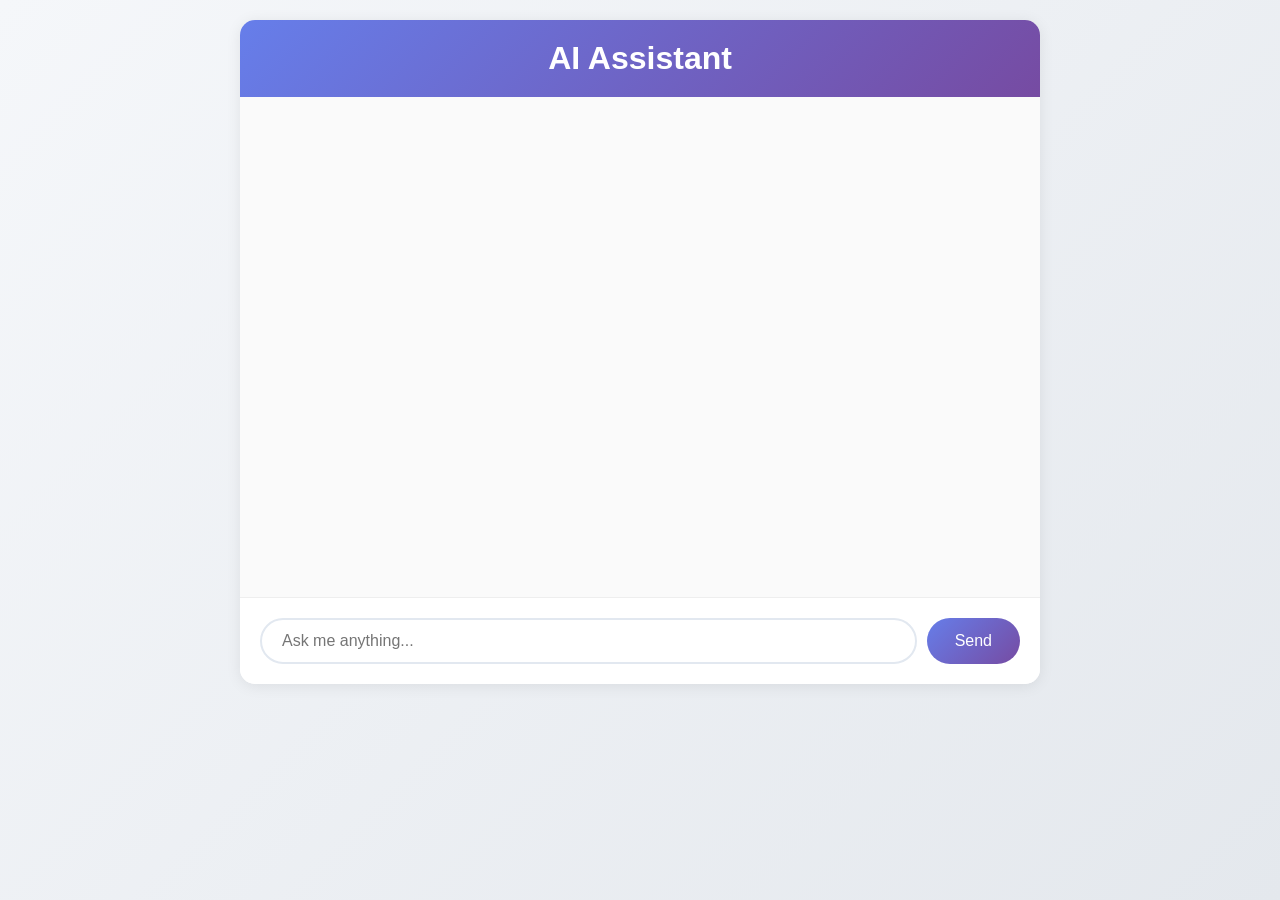
<file: ai-chatbot.html>
<!DOCTYPE html>
<html lang="en">
  <head>
    <meta charset="UTF-8" />
    <meta name="viewport" content="width=device-width, initial-scale=1.0" />
    <title>AI Assistant</title>
    <style>
      * {
        margin: 0;
        padding: 0;
        box-sizing: border-box;
        font-family: "Segoe UI", Tahoma, Geneva, Verdana, sans-serif;
      }

      body {
        background: linear-gradient(135deg, #f5f7fa 0%, #e4e8ed 100%);
        padding: 20px;
        min-height: 100vh;
      }

      .container {
        max-width: 800px;
        margin: 0 auto;
        background: white;
        border-radius: 15px;
        box-shadow: 0 2px 15px rgba(0, 0, 0, 0.08);
        overflow: hidden;
      }

      .chat-header {
        background: linear-gradient(135deg, #667eea 0%, #764ba2 100%);
        color: white;
        padding: 20px;
        text-align: center;
      }

      .chat-messages {
        height: 500px;
        overflow-y: auto;
        padding: 20px;
        background: #fafafa;
      }

      .message {
        margin-bottom: 15px;
        display: flex;
        align-items: flex-start;
      }

      .message.user {
        flex-direction: row-reverse;
      }

      .message-content {
        max-width: 70%;
        padding: 12px 16px;
        border-radius: 15px;
        margin: 0 10px;
        box-shadow: 0 1px 3px rgba(0, 0, 0, 0.1);
      }

      .bot .message-content {
        background: #f0f4ff;
        color: #2d3748;
      }

      .user .message-content {
        background: linear-gradient(135deg, #667eea 0%, #764ba2 100%);
        color: white;
      }

      .message-content strong {
        font-weight: 600;
      }

      .message-content em {
        font-style: italic;
      }

      .message-content ul,
      .message-content ol {
        margin-left: 20px;
        margin-top: 8px;
        margin-bottom: 8px;
      }

      .message-content li {
        margin-bottom: 4px;
      }

      .message-content p {
        margin-bottom: 8px;
        line-height: 1.5;
      }

      .message-content h1,
      .message-content h2,
      .message-content h3 {
        margin-top: 12px;
        margin-bottom: 8px;
        font-weight: 600;
      }

      .avatar {
        width: 35px;
        height: 35px;
        border-radius: 50%;
        display: flex;
        align-items: center;
        justify-content: center;
        font-weight: bold;
      }

      .bot .avatar {
        background: #667eea;
        color: white;
      }

      .user .avatar {
        background: #764ba2;
        color: white;
      }

      .input-area {
        padding: 20px;
        border-top: 1px solid #eee;
        display: flex;
        gap: 10px;
        background: white;
      }

      #userInput {
        flex: 1;
        padding: 12px 20px;
        border: 2px solid #e2e8f0;
        border-radius: 25px;
        outline: none;
        font-size: 16px;
        transition: border-color 0.3s;
      }

      #userInput:focus {
        border-color: #667eea;
      }

      #sendButton {
        padding: 12px 28px;
        background: linear-gradient(135deg, #667eea 0%, #764ba2 100%);
        color: white;
        border: none;
        border-radius: 25px;
        cursor: pointer;
        font-size: 16px;
        transition: opacity 0.3s;
      }

      #sendButton:hover {
        opacity: 0.9;
      }

      .loading {
        display: inline-block;
        margin-left: 10px;
      }

      .loading span {
        display: inline-block;
        width: 8px;
        height: 8px;
        background: #667eea;
        border-radius: 50%;
        margin: 0 2px;
        animation: loading 1s infinite;
      }

      .loading span:nth-child(2) {
        animation-delay: 0.2s;
        background: #7178ea;
      }

      .loading span:nth-child(3) {
        animation-delay: 0.4s;
        background: #764ba2;
      }

      @keyframes loading {
        0%,
        100% {
          transform: translateY(0);
        }
        50% {
          transform: translateY(-10px);
        }
      }

      @media (max-width: 600px) {
        .container {
          margin: 0;
          border-radius: 0;
        }

        body {
          padding: 0;
        }
      }
    </style>
  </head>
  <body>
    <div class="container">
      <div class="chat-header">
        <h1>AI Assistant</h1>
      </div>
      <div class="chat-messages" id="chatMessages">
        <!-- Messages will be added here -->
      </div>
      <div class="input-area">
        <input type="text" id="userInput" placeholder="Ask me anything..." />
        <button id="sendButton">Send</button>
      </div>
    </div>

    <script type="importmap">
      {
        "imports": {
          "@google/generative-ai": "https://esm.run/@google/generative-ai"
        }
      }
    </script>

    <script type="module">
      import { GoogleGenerativeAI } from "@google/generative-ai";

      const API_KEY = "AIzaSyBb7ivehc3naFWbhu7F6cGrQnNqLl-pHzo";
      const genAI = new GoogleGenerativeAI(API_KEY);

      const chatMessages = document.getElementById("chatMessages");
      const userInput = document.getElementById("userInput");
      const sendButton = document.getElementById("sendButton");

      const initialContext = `You are a helpful AI assistant. Your goal is to provide informative, accurate, and helpful responses to any questions or topics the user brings up. Be friendly, professional, and thorough in your explanations.

      When responding:
      1. Be clear and concise
      2. Use examples when helpful
      3. Break down complex topics
      4. Provide relevant context
      5. Be honest about limitations
      
      Format responses using markdown:
      - Use ** for bold text
      - Use * for italic text
      - Use - or * for bullet points
      - Use numbers for ordered lists
      - Use # for headers`;

      let conversationHistory = [
        {
          role: "assistant",
          content:
            "**Hello!** I'm your AI assistant. I'm here to help answer any questions you might have. What would you like to know about?",
        },
      ];

      function markdownToHtml(text) {
        text = text.replace(/\*\*(.*?)\*\*/g, "<strong>$1</strong>");
        text = text.replace(/\*(.*?)\*/g, "<em>$1</em>");
        text = text.replace(/###\s*(.*?)\n/g, "<h3>$1</h3>");
        text = text.replace(/##\s*(.*?)\n/g, "<h2>$1</h2>");
        text = text.replace(/#\s*(.*?)\n/g, "<h1>$1</h1>");
        text = text.replace(/^\s*[-*]\s*(.*?)$/gm, "<li>$1</li>");
        text = text.replace(/(<li>.*?<\/li>\n?)+/g, "<ul>$&</ul>");
        text = text.replace(/^\s*\d+\.\s*(.*?)$/gm, "<li>$1</li>");
        text = text.replace(/(<li>.*?<\/li>\n?)+/g, "<ol>$&</ol>");
        text = text.replace(/\n\n/g, "</p><p>");
        text = text.replace(/^(.+?)$/gm, "<p>$1</p>");
        text = text.replace(/<\/p><p><p>/g, "<p>");
        text = text.replace(/<\/p><\/p>/g, "</p>");
        return text;
      }

      function addMessage(content, isUser = false) {
        const messageDiv = document.createElement("div");
        messageDiv.className = `message ${isUser ? "user" : "bot"}`;

        const avatar = document.createElement("div");
        avatar.className = "avatar";
        avatar.textContent = isUser ? "U" : "A";

        const messageContent = document.createElement("div");
        messageContent.className = "message-content";

        if (isUser) {
          messageContent.textContent = content;
        } else {
          messageContent.innerHTML = markdownToHtml(content);
        }

        messageDiv.appendChild(avatar);
        messageDiv.appendChild(messageContent);

        chatMessages.appendChild(messageDiv);
        chatMessages.scrollTop = chatMessages.scrollHeight;
      }

      function showLoading() {
        const loadingDiv = document.createElement("div");
        loadingDiv.className = "message bot";
        loadingDiv.innerHTML = `
          <div class="avatar">A</div>
          <div class="message-content">
            <div class="loading">
              <span></span>
              <span></span>
              <span></span>
            </div>
          </div>
        `;
        chatMessages.appendChild(loadingDiv);
        chatMessages.scrollTop = chatMessages.scrollHeight;
        return loadingDiv;
      }

      async function generateResponse(userMessage) {
        const model = genAI.getGenerativeModel({ model: "gemini-pro" });

        let prompt = initialContext + "\n\nConversation history:\n";
        conversationHistory.forEach((msg) => {
          prompt += `${msg.role}: ${msg.content}\n`;
        });
        prompt += `user: ${userMessage}\n`;

        try {
          const result = await model.generateContent(prompt);
          const response = await result.response;
          return response.text();
        } catch (error) {
          console.error("Error generating response:", error);
          return "I apologize, but I'm having trouble generating a response right now. Please try again.";
        }
      }

      async function handleUserInput() {
        const message = userInput.value.trim();
        if (!message) return;

        userInput.value = "";
        addMessage(message, true);
        conversationHistory.push({ role: "user", content: message });

        const loadingDiv = showLoading();
        const response = await generateResponse(message);
        chatMessages.removeChild(loadingDiv);
        addMessage(response);
        conversationHistory.push({ role: "assistant", content: response });
      }

      sendButton.addEventListener("click", handleUserInput);
      userInput.addEventListener("keypress", (e) => {
        if (e.key === "Enter") handleUserInput();
      });

      addMessage(conversationHistory[0].content);
    </script>
  </body>
</html>
</file>
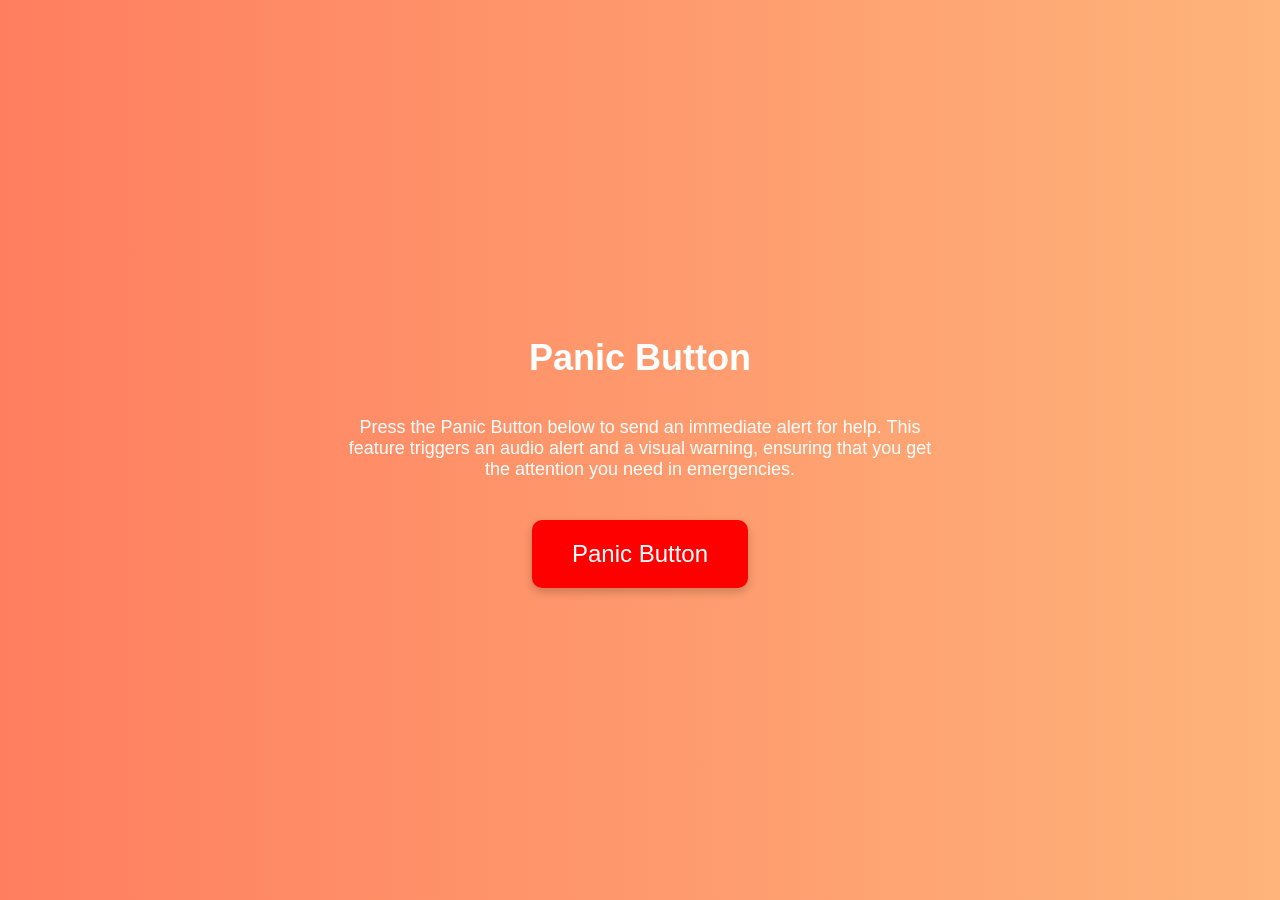
<file: alert.html>
<!DOCTYPE html>
<html lang="en">
  <head>
    <meta charset="UTF-8" />
    <meta name="viewport" content="width=device-width, initial-scale=1.0" />
    <title>Panic Button</title>
    <style>
      body {
        font-family: "Segoe UI", Tahoma, Geneva, Verdana, sans-serif;
        background: linear-gradient(to right, #ff7e5f, #feb47b);
        display: flex;
        flex-direction: column;
        justify-content: center;
        align-items: center;
        height: 100vh;
        margin: 0;
        position: relative;
        overflow: hidden;
        text-align: center;
        color: white;
      }

      h1 {
        font-size: 36px;
        margin-bottom: 20px;
      }

      p {
        font-size: 18px;
        margin-bottom: 40px;
        max-width: 600px;
      }

      .panic-button {
        padding: 20px 40px;
        font-size: 24px;
        color: white;
        background-color: red;
        border: none;
        border-radius: 10px;
        cursor: pointer;
        transition: background-color 0.3s ease;
        box-shadow: 0 4px 10px rgba(0, 0, 0, 0.2);
      }

      .panic-button:hover {
        background-color: darkred;
      }

      .alert-screen {
        position: absolute;
        top: 0;
        left: 0;
        width: 100%;
        height: 100%;
        background-color: rgba(255, 0, 0, 0.5);
        display: none;
        justify-content: center;
        align-items: center;
        font-size: 48px;
        color: white;
        z-index: 10;
        text-shadow: 2px 2px 4px rgba(0, 0, 0, 0.5);
      }

      footer {
        position: absolute;
        bottom: 20px;
        font-size: 14px;
        color: #fff;
      }
    </style>
  </head>
  <body>
    <h1>Panic Button</h1>
    <p>
      Press the Panic Button below to send an immediate alert for help. This
      feature triggers an audio alert and a visual warning, ensuring that you
      get the attention you need in emergencies.
    </p>

    <div class="alert-screen" id="alertScreen">EMERGENCY!</div>
    <button class="panic-button" id="panicButton">Panic Button</button>

    <audio id="alertSound" src="alert-sound.mp3"></audio>

    <script>
      const panicButton = document.getElementById("panicButton");
      const alertScreen = document.getElementById("alertScreen");
      const alertSound = document.getElementById("alertSound");

      panicButton.addEventListener("click", () => {
        alertSound.play();
        alertScreen.style.display = "flex";
        let isFlashing = true;
        const flashInterval = setInterval(() => {
          alertScreen.style.opacity = isFlashing ? "1" : "0.8";
          isFlashing = !isFlashing;
        }, 500);
        setTimeout(() => {
          clearInterval(flashInterval);
          alertScreen.style.display = "none";
          alertSound.pause();
          alertSound.currentTime = 0;
        }, 5000);
      });
    </script>
  </body>
</html>
</file>
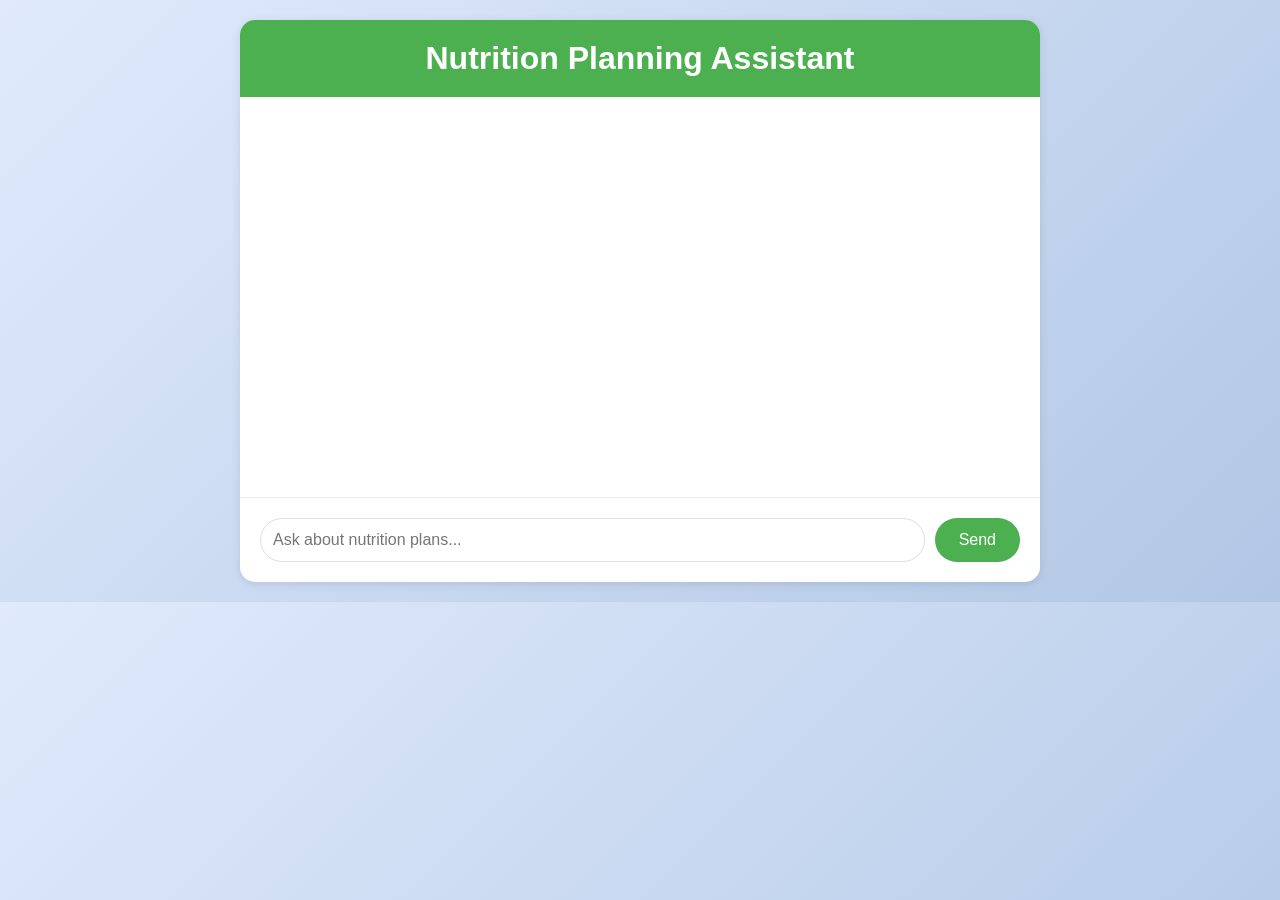
<file: geminiChatbot.html>
<!DOCTYPE html>
<html lang="en">
  <head>
    <meta charset="UTF-8" />
    <meta name="viewport" content="width=device-width, initial-scale=1.0" />
    <title>Nutrition Planning Chatbot</title>
    <style>
      * {
        margin: 0;
        padding: 0;
        box-sizing: border-box;
        font-family: "Segoe UI", Tahoma, Geneva, Verdana, sans-serif;
      }

      body {
        /* background: #f0f2f5; */

        background: linear-gradient(135deg, #e0eafc 0%, #b1c7e5 100%);
        padding: 20px;
      }

      .container {
        max-width: 800px;
        margin: 0 auto;
        background: white;
        border-radius: 15px;
        box-shadow: 0 2px 10px rgba(0, 0, 0, 0.1);
        overflow: hidden;
      }

      .chat-header {
        background: #4caf50;
        color: white;
        padding: 20px;
        text-align: center;
      }

      .chat-messages {
        height: 400px;
        overflow-y: auto;
        padding: 20px;
      }

      .message {
        margin-bottom: 15px;
        display: flex;
        align-items: flex-start;
      }

      .message.user {
        flex-direction: row-reverse;
      }

      .message-content {
        max-width: 70%;
        padding: 12px 16px;
        border-radius: 15px;
        margin: 0 10px;
      }

      .bot .message-content {
        background: #f0f2f5;
      }

      .user .message-content {
        background: #4caf50;
        color: white;
      }

      .message-content strong {
        font-weight: bold;
      }

      .message-content em {
        font-style: italic;
      }

      .message-content ul,
      .message-content ol {
        margin-left: 20px;
        margin-top: 8px;
        margin-bottom: 8px;
      }

      .message-content li {
        margin-bottom: 4px;
      }

      .message-content p {
        margin-bottom: 8px;
      }

      .message-content h1,
      .message-content h2,
      .message-content h3 {
        margin-top: 12px;
        margin-bottom: 8px;
      }

      .avatar {
        width: 35px;
        height: 35px;
        border-radius: 50%;
        display: flex;
        align-items: center;
        justify-content: center;
        font-weight: bold;
      }

      .bot .avatar {
        background: #4caf50;
        color: white;
      }

      .user .avatar {
        background: #2e7d32;
        color: white;
      }

      .input-area {
        padding: 20px;
        border-top: 1px solid #eee;
        display: flex;
        gap: 10px;
      }

      #userInput {
        flex: 1;
        padding: 12px;
        border: 1px solid #ddd;
        border-radius: 25px;
        outline: none;
        font-size: 16px;
      }

      #sendButton {
        padding: 12px 24px;
        background: #4caf50;
        color: white;
        border: none;
        border-radius: 25px;
        cursor: pointer;
        font-size: 16px;
        transition: background 0.3s;
      }

      #sendButton:hover {
        background: #45a049;
      }

      .loading {
        display: inline-block;
        margin-left: 10px;
      }

      .loading span {
        display: inline-block;
        width: 8px;
        height: 8px;
        background: #4caf50;
        border-radius: 50%;
        margin: 0 2px;
        animation: loading 1s infinite;
      }

      .loading span:nth-child(2) {
        animation-delay: 0.2s;
      }
      .loading span:nth-child(3) {
        animation-delay: 0.4s;
      }

      @keyframes loading {
        0%,
        100% {
          transform: translateY(0);
        }
        50% {
          transform: translateY(-10px);
        }
      }
    </style>
  </head>
  <body>
    <div class="container">
      <div class="chat-header">
        <h1>Nutrition Planning Assistant</h1>
      </div>
      <div class="chat-messages" id="chatMessages">
        <!-- Messages will be added here -->
      </div>
      <div class="input-area">
        <input
          type="text"
          id="userInput"
          placeholder="Ask about nutrition plans..."
        />
        <button id="sendButton">Send</button>
      </div>
    </div>

    <script type="importmap">
      {
        "imports": {
          "@google/generative-ai": "https://esm.run/@google/generative-ai"
        }
      }
    </script>

    <script type="module">
      import { GoogleGenerativeAI } from "@google/generative-ai";

      const API_KEY = "AIzaSyBb7ivehc3naFWbhu7F6cGrQnNqLl-pHzo";
      const genAI = new GoogleGenerativeAI(API_KEY);

      const chatMessages = document.getElementById("chatMessages");
      const userInput = document.getElementById("userInput");
      const sendButton = document.getElementById("sendButton");

      const initialContext = `You are a helpful nutrition planning assistant. Your goal is to provide personalized nutrition advice and meal plans based on users' needs, preferences, and health goals. Be friendly, professional, and always prioritize health and safety in your recommendations.

        When providing nutrition advice:
        1. Ask about dietary restrictions and allergies
        2. Consider health goals (weight loss, muscle gain, maintenance)
        3. Suggest balanced meals with proper portions
        4. Include variety in food choices
        5. Explain the nutritional benefits of recommended foods
        6. Encourage sustainable eating habits

        Format your responses using markdown:
        - Use ** for bold text
        - Use * for italic text
        - Use - or * for bullet points
        - Use numbers for ordered lists
        - Use # for headers

        Always remind users to consult healthcare professionals before making significant dietary changes.`;

      let conversationHistory = [
        {
          role: "assistant",
          content:
            "**Hello!** I'm your nutrition planning assistant. I can help you create personalized meal plans and provide nutrition advice. To get started, could you tell me about your health goals and any dietary restrictions you may have?",
        },
      ];

      function markdownToHtml(text) {
        text = text.replace(/\*\*(.*?)\*\*/g, "<strong>$1</strong>");

        text = text.replace(/\*(.*?)\*/g, "<em>$1</em>");

        text = text.replace(/###\s*(.*?)\n/g, "<h3>$1</h3>");

        text = text.replace(/##\s*(.*?)\n/g, "<h2>$1</h2>");

        text = text.replace(/#\s*(.*?)\n/g, "<h1>$1</h1>");

        text = text.replace(/^\s*[-*]\s*(.*?)$/gm, "<li>$1</li>");
        text = text.replace(/(<li>.*?<\/li>\n?)+/g, "<ul>$&</ul>");

        text = text.replace(/^\s*\d+\.\s*(.*?)$/gm, "<li>$1</li>");
        text = text.replace(/(<li>.*?<\/li>\n?)+/g, "<ol>$&</ol>");

        text = text.replace(/\n\n/g, "</p><p>");
        text = text.replace(/^(.+?)$/gm, "<p>$1</p>");

        text = text.replace(/<\/p><p><p>/g, "<p>");
        text = text.replace(/<\/p><\/p>/g, "</p>");

        return text;
      }

      function addMessage(content, isUser = false) {
        const messageDiv = document.createElement("div");
        messageDiv.className = `message ${isUser ? "user" : "bot"}`;

        const avatar = document.createElement("div");
        avatar.className = "avatar";
        avatar.textContent = isUser ? "U" : "N";

        const messageContent = document.createElement("div");
        messageContent.className = "message-content";

        if (isUser) {
          messageContent.textContent = content;
        } else {
          messageContent.innerHTML = markdownToHtml(content);
        }

        messageDiv.appendChild(avatar);
        messageDiv.appendChild(messageContent);

        chatMessages.appendChild(messageDiv);
        chatMessages.scrollTop = chatMessages.scrollHeight;
      }

      function showLoading() {
        const loadingDiv = document.createElement("div");
        loadingDiv.className = "message bot";
        loadingDiv.innerHTML = `
                <div class="avatar">N</div>
                <div class="message-content">
                    <div class="loading">
                        <span></span>
                        <span></span>
                        <span></span>
                    </div>
                </div>
            `;
        chatMessages.appendChild(loadingDiv);
        chatMessages.scrollTop = chatMessages.scrollHeight;
        return loadingDiv;
      }

      async function generateResponse(userMessage) {
        const model = genAI.getGenerativeModel({ model: "gemini-pro" });

        let prompt = initialContext + "\n\nConversation history:\n";
        conversationHistory.forEach((msg) => {
          prompt += `${msg.role}: ${msg.content}\n`;
        });
        prompt += `user: ${userMessage}\n`;

        try {
          const result = await model.generateContent(prompt);
          const response = await result.response;
          const text = response.text();
          return text;
        } catch (error) {
          console.error("Error generating response:", error);
          return "I apologize, but I'm having trouble generating a response right now. Please try again.";
        }
      }

      async function handleUserInput() {
        const message = userInput.value.trim();
        if (!message) return;

        userInput.value = "";

        addMessage(message, true);
        conversationHistory.push({ role: "user", content: message });

        const loadingDiv = showLoading();

        const response = await generateResponse(message);
        chatMessages.removeChild(loadingDiv);
        addMessage(response);
        conversationHistory.push({ role: "assistant", content: response });
      }

      sendButton.addEventListener("click", handleUserInput);
      userInput.addEventListener("keypress", (e) => {
        if (e.key === "Enter") handleUserInput();
      });

      addMessage(conversationHistory[0].content);
    </script>
  </body>
</html>
</file>
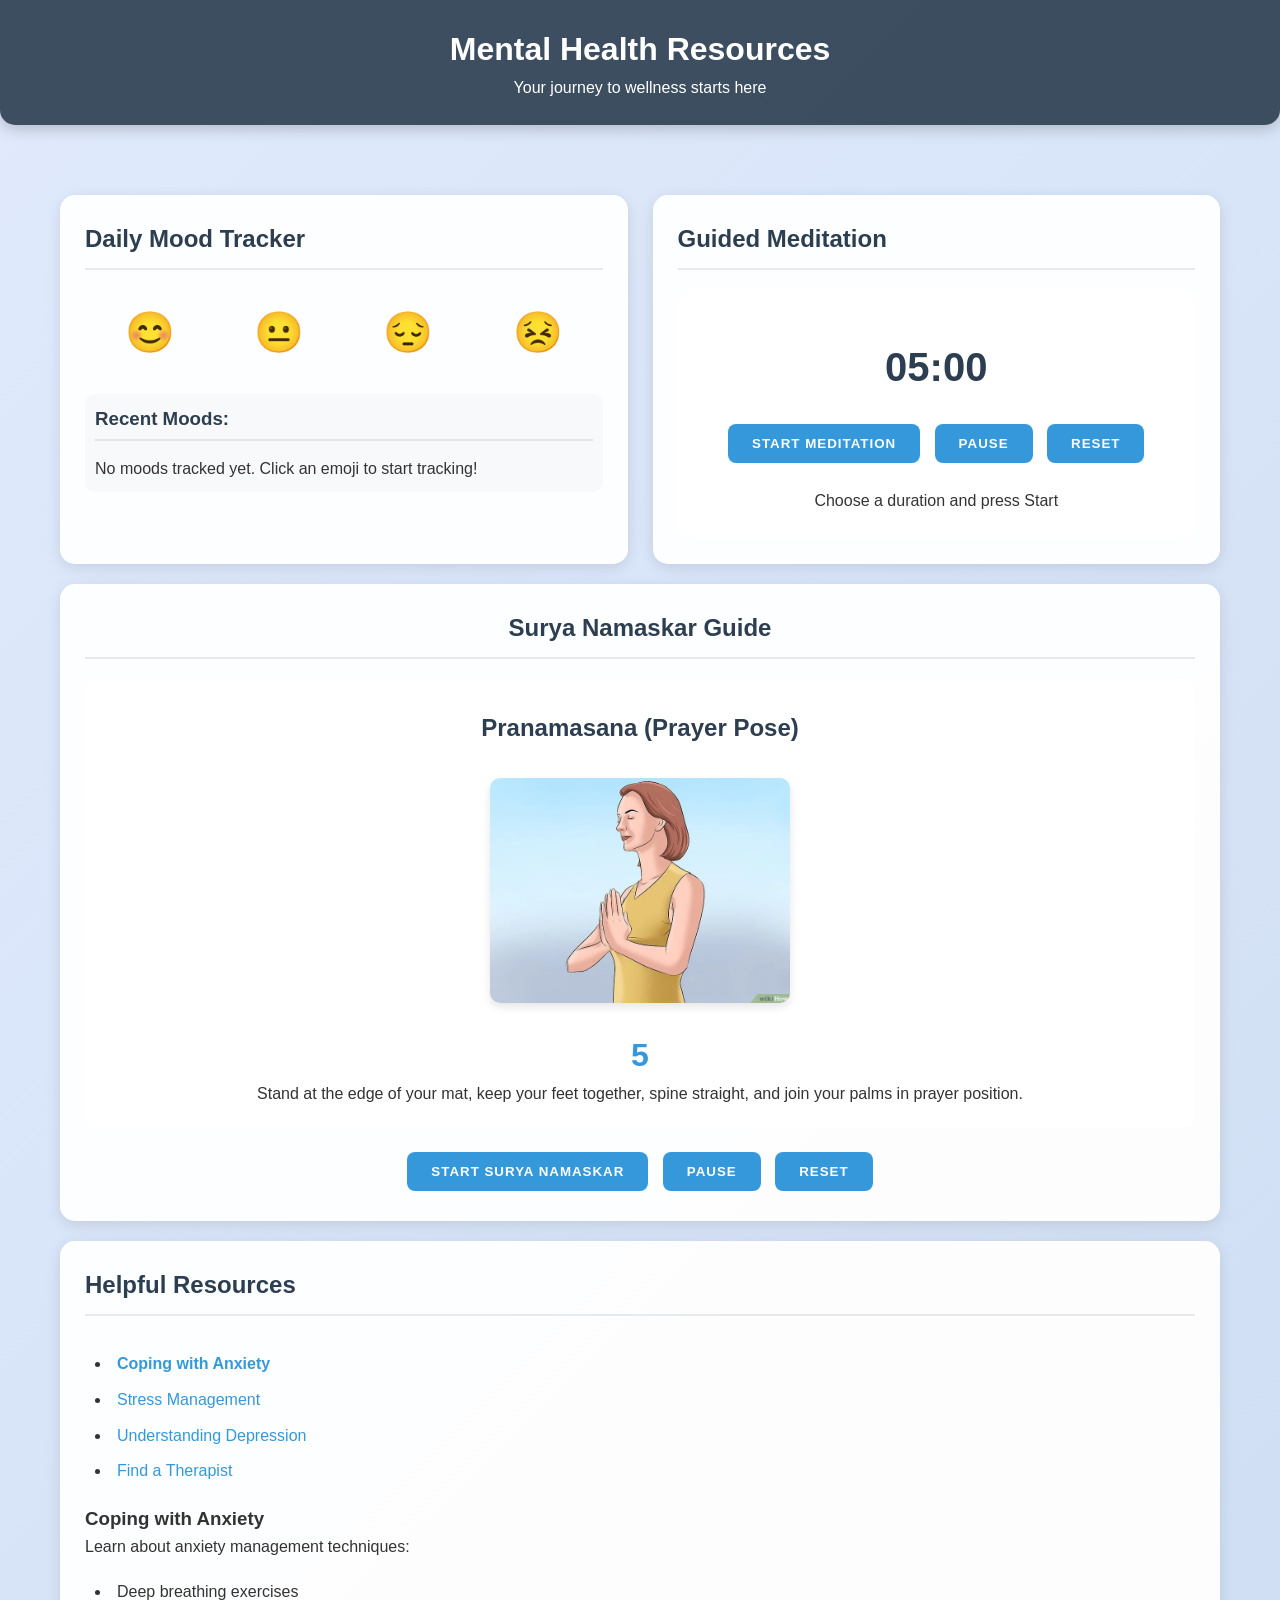
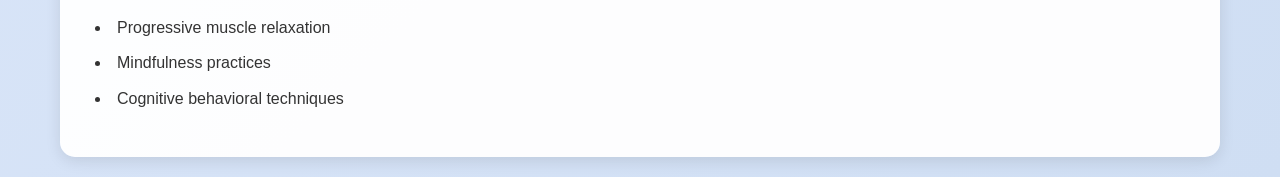
<file: mentalHealth.html>
<!DOCTYPE html>
<html lang="en">
  <head>
    <meta charset="UTF-8" />
    <meta name="viewport" content="width=device-width, initial-scale=1.0" />
    <title>Mental Health Resources</title>
    <style>
      * {
        margin: 0;
        padding: 0;
        box-sizing: border-box;
        font-family: "Arial", sans-serif;
      }

      body {
        /* background: linear-gradient(135deg, #ff7e5f, #feb47b, #6a82fb); */

        background: linear-gradient(135deg, #e0eafc 0%, #cfdef3 100%);
        color: #333;
        line-height: 1.6;
        min-height: 100vh;
      }

      .container {
        max-width: 1200px;
        margin: 0 auto;
        padding: 20px;
      }

      header {
        background: rgba(44, 62, 80, 0.9);
        color: white;
        padding: 1.5rem;
        text-align: center;
        border-radius: 0 0 15px 15px;
        margin-bottom: 30px;
        box-shadow: 0 4px 15px rgba(0, 0, 0, 0.2);
      }

      .features-grid {
        display: grid;
        grid-template-columns: repeat(auto-fit, minmax(300px, 1fr));
        gap: 25px;
        margin-top: 20px;
      }

      .feature-card {
        background: rgba(255, 255, 255, 0.95);
        padding: 25px;
        border-radius: 15px;
        box-shadow: 0 4px 15px rgba(0, 0, 0, 0.1);
        transition: transform 0.3s ease, box-shadow 0.3s ease;
      }

      .feature-card:hover {
        transform: translateY(-5px);
        box-shadow: 0 6px 20px rgba(0, 0, 0, 0.15);
      }

      .mood-tracker {
        background: rgba(255, 255, 255, 0.95);
        padding: 25px;
        border-radius: 15px;
        margin-top: 20px;
      }

      .meditation-player,
      .surya-namaskar {
        background: rgba(255, 255, 255, 0.95);
        padding: 25px;
        border-radius: 15px;
        margin-top: 20px;
        text-align: center;
      }

      button {
        background: #3498db;
        color: white;
        border: none;
        padding: 12px 24px;
        border-radius: 8px;
        cursor: pointer;
        margin: 5px;
        transition: all 0.3s ease;
        font-weight: bold;
        text-transform: uppercase;
        letter-spacing: 1px;
      }

      button:hover {
        background: #2980b9;
        transform: translateY(-2px);
        box-shadow: 0 4px 10px rgba(0, 0, 0, 0.1);
      }

      .resources {
        background: rgba(255, 255, 255, 0.95);
        padding: 25px;
        border-radius: 15px;
        margin-top: 20px;
        box-shadow: 0 4px 15px rgba(0, 0, 0, 0.1);
      }

      .mood-emojis {
        display: flex;
        justify-content: space-around;
        margin: 20px 0;
      }

      .mood-emoji {
        font-size: 2.5rem;
        cursor: pointer;
        transition: transform 0.2s ease;
        padding: 10px;
      }

      .mood-emoji:hover {
        transform: scale(1.2);
      }

      #mood-history {
        margin-top: 15px;
        padding: 15px;
        background: rgba(248, 249, 250, 0.9);
        border-radius: 10px;
      }

      .meditation-controls {
        margin: 20px 0;
      }

      .timer {
        font-size: 2.5rem;
        margin: 20px 0;
        font-weight: bold;
        color: #2c3e50;
      }

      .surya-namaskar-container {
        text-align: center;
        padding: 20px;
      }

      .pose-display {
        margin: 20px 0;
        padding: 20px;
        background: rgba(255, 255, 255, 0.9);
        border-radius: 10px;
      }

      .pose-name {
        font-size: 1.5rem;
        font-weight: bold;
        margin: 10px 0;
        color: #2c3e50;
      }

      .pose-timer {
        font-size: 2rem;
        font-weight: bold;
        color: #3498db;
      }

      h2 {
        color: #2c3e50;
        margin-bottom: 15px;
        padding-bottom: 10px;
        border-bottom: 2px solid rgba(44, 62, 80, 0.1);
      }

      a {
        color: #3498db;
        text-decoration: none;
        transition: color 0.3s ease;
      }

      a:hover {
        color: #2980b9;
      }

      ul {
        list-style-position: inside;
        padding: 10px;
      }

      li {
        margin: 10px 0;
      }
      .pose-display {
        margin: 20px 0;
        padding: 20px;
        background: rgba(255, 255, 255, 0.9);
        border-radius: 10px;
        text-align: center;
      }

      .pose-image {
        max-width: 300px;
        height: auto;
        margin: 20px auto;
        border-radius: 10px;
        box-shadow: 0 4px 8px rgba(0, 0, 0, 0.1);
        transition: transform 0.3s ease;
      }

      .pose-image:hover {
        transform: scale(1.05);
      }

      .mood-entry {
        display: flex;
        align-items: center;
        padding: 8px;
        margin: 5px 0;
        background: rgba(255, 255, 255, 0.5);
        border-radius: 8px;
        transition: transform 0.2s ease;
      }

      .mood-entry:hover {
        transform: translateX(5px);
      }

      .mood-date {
        flex: 1;
        font-weight: 500;
      }

      .mood-emoji-display {
        font-size: 1.5rem;
        margin-left: 10px;
      }

      #mood-history {
        margin-top: 20px;
        padding: 10px;
        background: rgba(248, 249, 250, 0.9);
        border-radius: 10px;
        max-height: 300px;
        overflow-y: auto;
      }

      #mood-history h3 {
        margin-bottom: 15px;
        color: #2c3e50;
        border-bottom: 2px solid rgba(44, 62, 80, 0.1);
        padding-bottom: 5px;
      }
    </style>
  </head>
  <body>
    <header>
      <h1>Mental Health Resources</h1>
      <p>Your journey to wellness starts here</p>
    </header>

    <div class="container">
      <div class="features-grid">
        <div class="feature-card">
          <h2>Daily Mood Tracker</h2>
          <div class="mood-emojis">
            <span class="mood-emoji" onclick="trackMood('😊')">😊</span>
            <span class="mood-emoji" onclick="trackMood('😐')">😐</span>
            <span class="mood-emoji" onclick="trackMood('😔')">😔</span>
            <span class="mood-emoji" onclick="trackMood('😣')">😣</span>
          </div>
          <div id="mood-history"></div>
        </div>

        <div class="feature-card">
          <h2>Guided Meditation</h2>
          <div class="meditation-player">
            <div class="timer" id="meditation-timer">05:00</div>
            <div class="meditation-controls">
              <button onclick="startMeditation()">Start Meditation</button>
              <button onclick="pauseMeditation()">Pause</button>
              <button onclick="resetMeditation()">Reset</button>
            </div>
            <p id="meditation-status">Choose a duration and press Start</p>
          </div>
        </div>
      </div>

      <div class="feature-card surya-namaskar">
        <h2>Surya Namaskar Guide</h2>
        <div class="pose-display">
          <div class="pose-name" id="pose-name">Ready to Begin</div>
          <img
            id="pose-image"
            src="assets/pose1.jpg"
            alt="Surya Namaskar Pose"
            class="pose-image"
          />
          <div class="pose-timer" id="pose-timer">5</div>
          <div id="pose-description"></div>
        </div>
        <button onclick="startSuryaNamaskar()">Start Surya Namaskar</button>
        <button onclick="pauseSuryaNamaskar()">Pause</button>
        <button onclick="resetSuryaNamaskar()">Reset</button>
      </div>
      <div class="resources">
        <h2>Helpful Resources</h2>
        <ul id="resources-list">
          <li>
            <a href="#" onclick="showResource('anxiety')"
              >Coping with Anxiety</a
            >
          </li>
          <li>
            <a href="#" onclick="showResource('stress')">Stress Management</a>
          </li>
          <li>
            <a href="#" onclick="showResource('depression')"
              >Understanding Depression</a
            >
          </li>
          <li>
            <a href="#" onclick="showResource('therapy')">Find a Therapist</a>
          </li>
        </ul>
        <div id="resource-content"></div>
      </div>
    </div>

    <script>
      // Previous code remains the same until here
      // Mood Tracking
      let moodHistory = [];

      function trackMood(emoji) {
        const now = new Date();
        const date = now.toLocaleDateString();
        const time = now.toLocaleTimeString();
        moodHistory.push({ date, time, mood: emoji });
        updateMoodHistory();
        saveMoodHistory();
      }

      function updateMoodHistory() {
        const history = document.getElementById("mood-history");
        if (moodHistory.length === 0) {
          history.innerHTML =
            "<h3>Recent Moods:</h3><p>No moods tracked yet. Click an emoji to start tracking!</p>";
          return;
        }

        const moodEntries = moodHistory
          .slice(-5)
          .reverse()
          .map(
            (entry) => `
            <div class="mood-entry">
                <div class="mood-date">${entry.date} ${entry.time}</div>
                <div class="mood-emoji-display">${entry.mood}</div>
            </div>
        `
          )
          .join("");

        history.innerHTML = `
        <h3>Recent Moods:</h3>
        ${moodEntries}
    `;
      }

      function saveMoodHistory() {
        localStorage.setItem("moodHistory", JSON.stringify(moodHistory));
      }

      // Load mood history from localStorage when the page loads
      document.addEventListener("DOMContentLoaded", function () {
        const savedMoods = localStorage.getItem("moodHistory");
        if (savedMoods) {
          moodHistory = JSON.parse(savedMoods);
          updateMoodHistory();
        } else {
          updateMoodHistory(); // Show empty state
        }
      });

      // Meditation Timer
      let meditationInterval;
      let timeLeft = 300; // 5 minutes in seconds
      let isPaused = true;

      function updateTimer() {
        const minutes = Math.floor(timeLeft / 60);
        const seconds = timeLeft % 60;
        document.getElementById("meditation-timer").textContent = `${minutes
          .toString()
          .padStart(2, "0")}:${seconds.toString().padStart(2, "0")}`;
      }

      function startMeditation() {
        if (isPaused) {
          isPaused = false;
          document.getElementById("meditation-status").textContent =
            "Meditation in progress...";
          meditationInterval = setInterval(() => {
            if (timeLeft > 0) {
              timeLeft--;
              updateTimer();
            } else {
              clearInterval(meditationInterval);
              document.getElementById("meditation-status").textContent =
                "Meditation completed!";
              isPaused = true;
            }
          }, 1000);
        }
      }

      function pauseMeditation() {
        clearInterval(meditationInterval);
        isPaused = true;
        document.getElementById("meditation-status").textContent =
          "Meditation paused";
      }

      function resetMeditation() {
        clearInterval(meditationInterval);
        timeLeft = 300;
        isPaused = true;
        updateTimer();
        document.getElementById("meditation-status").textContent =
          "Choose a duration and press Start";
      }

      // Surya Namaskar
      const suryaNamaskarPoses = [
        {
          name: "Pranamasana (Prayer Pose)",
          description:
            "Stand at the edge of your mat, keep your feet together, spine straight, and join your palms in prayer position.",
          image: "assets/pose1.jpg",
        },
        {
          name: "Hasta Uttanasana (Raised Arms Pose)",
          description:
            "Lift your arms up and back, stretching your whole body upwards.",
          image: "assets/pose2.jpg",
        },
        {
          name: "Pada Hastasana (Hand to Foot Pose)",
          description:
            "Bend forward from the waist, keeping your spine straight, and try to touch your feet.",
          image: "assets/pose3.jpg",
        },
        {
          name: "Ashwa Sanchalanasana (Equestrian Pose)",
          description:
            "Push your right leg back, bend your left knee, and look up.",
          image: "assets/pose4.jpg",
        },
        {
          name: "Parvatasana (Mountain Pose)",
          description:
            "Push your left leg back and form an inverted-V with your body.",
          image: "assets/pose5.jpg",
        },
        {
          name: "Ashtanga Namaskara (Salute with Eight Parts)",
          description:
            "Lower your knees, chest, and chin to the floor while keeping your hips up.",
          image: "assets/pose6.jpg",
        },
        {
          name: "Bhujangasana (Cobra Pose)",
          description:
            "Lower your hips, slide forward, and raise your chest in a cobra position.",
          image: "assets/pose7.jpg",
        },
        {
          name: "Parvatasana (Mountain Pose)",
          description: "Lift your hips and form an inverted-V shape again.",
          image: "assets/pose6.jpg",
        },
        {
          name: "Ashwa Sanchalanasana (Equestrian Pose)",
          description: "Bring your right foot forward between your hands.",
          image: "assets/pose9.jpg",
        },
        {
          name: "Pada Hastasana (Hand to Foot Pose)",
          description:
            "Bring your left foot forward and bend down, keeping your palms on the floor.",
          image: "assets/pose10.jpg",
        },
        {
          name: "Hasta Uttanasana (Raised Arms Pose)",
          description: "Raise your arms up and bend backwards.",
          image: "assets/pose11.jpg",
        },
        {
          name: "Pranamasana (Prayer Pose)",
          description: "Return to the starting position with palms joined.",
          image: "assets/pose12.jpg",
        },
      ];

      let currentPose = 0;
      let poseTimeLeft = 5;
      let suryaNamaskarInterval;
      let isPausedSurya = true;

      function updatePoseDisplay() {
        const pose = suryaNamaskarPoses[currentPose];
        document.getElementById("pose-name").textContent = pose.name;
        document.getElementById("pose-timer").textContent = poseTimeLeft;
        document.getElementById("pose-description").textContent =
          pose.description;
        document.getElementById("pose-image").src = pose.image;
        document.getElementById("pose-image").alt = pose.name;
      }

      function startSuryaNamaskar() {
        if (isPausedSurya) {
          isPausedSurya = false;
          suryaNamaskarInterval = setInterval(() => {
            if (poseTimeLeft > 0) {
              poseTimeLeft--;
              document.getElementById("pose-timer").textContent = poseTimeLeft;
            } else {
              currentPose++;
              if (currentPose >= suryaNamaskarPoses.length) {
                clearInterval(suryaNamaskarInterval);
                currentPose = 0;
                isPausedSurya = true;
                document.getElementById("pose-name").textContent =
                  "Sequence Completed!";
                document.getElementById("pose-timer").textContent = "✓";
                setTimeout(() => {
                  resetSuryaNamaskar();
                }, 2000);
                return;
              }
              poseTimeLeft = 5;
              updatePoseDisplay();
            }
          }, 1000);
        }
      }

      function pauseSuryaNamaskar() {
        clearInterval(suryaNamaskarInterval);
        isPausedSurya = true;
      }

      function resetSuryaNamaskar() {
        clearInterval(suryaNamaskarInterval);
        currentPose = 0;
        poseTimeLeft = 5;
        isPausedSurya = true;
        updatePoseDisplay();
      }

      // Resources Content
      const resources = {
        anxiety: `
                <h3>Coping with Anxiety</h3>
                <p>Learn about anxiety management techniques:</p>
                <ul>
                    <li>Deep breathing exercises</li>
                    <li>Progressive muscle relaxation</li>
                    <li>Mindfulness practices</li>
                    <li>Cognitive behavioral techniques</li>
                </ul>
            `,
        stress: `
                <h3>Stress Management</h3>
                <p>Effective ways to manage daily stress:</p>
                <ul>
                    <li>Time management strategies</li>
                    <li>Physical exercise</li>
                    <li>Healthy sleep habits</li>
                    <li>Boundary setting</li>
                </ul>`,
        depression: `
                <h3>Understanding Depression</h3>
                <p>Important information about depression:</p>
                <ul>
                    <li>Recognizing the symptoms</li>
                    <li>Treatment options</li>
                    <li>Self-care strategies</li>
                    <li>When to seek professional help</li>
                    <li>Supporting loved ones with depression</li>
                </ul>
            `,
        therapy: `
                <h3>Find a Therapist</h3>
                <p>Guidelines for finding the right mental health professional:</p>
                <ul>
                    <li>Different types of therapy</li>
                    <li>What to look for in a therapist</li>
                    <li>Questions to ask during consultation</li>
                    <li>Insurance and payment options</li>
                    <li>Online therapy platforms</li>
                </ul>
            `,
      };

      function showResource(type) {
        const contentDiv = document.getElementById("resource-content");
        contentDiv.innerHTML = resources[type];

        // Smooth scroll to content
        contentDiv.scrollIntoView({ behavior: "smooth", block: "start" });

        // Add active state to selected resource
        const links = document.querySelectorAll("#resources-list a");
        links.forEach((link) => {
          if (link.getAttribute("onclick").includes(type)) {
            link.style.fontWeight = "bold";
          } else {
            link.style.fontWeight = "normal";
          }
        });
      }

      // Initialize the page
      document.addEventListener("DOMContentLoaded", function () {
        // Initialize mood history
        updateMoodHistory();

        // Initialize meditation timer
        updateTimer();

        // Initialize Surya Namaskar display
        updatePoseDisplay();

        // Show default resource
        showResource("anxiety");
      });
    </script>
  </body>
</html>
</file>
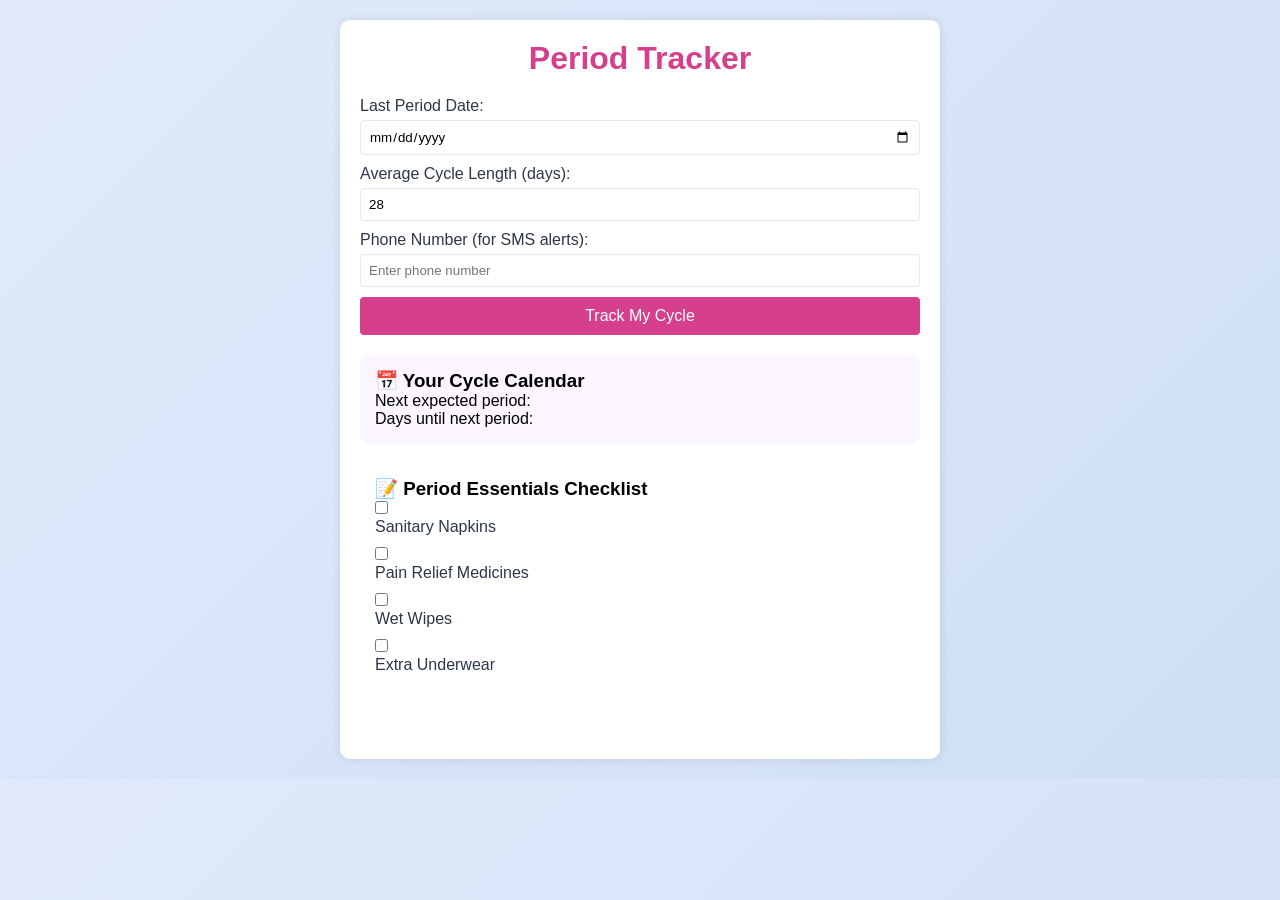
<file: period.html>
<!DOCTYPE html>
<html lang="en">
  <head>
    <meta charset="UTF-8" />
    <meta name="viewport" content="width=device-width, initial-scale=1.0" />
    <title>Period Tracker</title>
    <style>
      * {
        margin: 0;
        padding: 0;
        box-sizing: border-box;
        font-family: Arial, sans-serif;
      }

      body {
        /* background-color: #fff5f5; */

        background: linear-gradient(135deg, #e0eafc 0%, #cfdef3 100%);
        padding: 20px;
      }

      .container {
        max-width: 600px;
        margin: 0 auto;
        background: white;
        padding: 20px;
        border-radius: 10px;
        box-shadow: 0 0 10px rgba(0, 0, 0, 0.1);
      }

      h1 {
        color: #d53f8c;
        text-align: center;
        margin-bottom: 20px;
      }

      .input-group {
        margin-bottom: 15px;
      }

      label {
        display: block;
        margin-bottom: 5px;
        color: #2d3748;
      }

      input[type="date"],
      input[type="number"],
      input[type="tel"] {
        width: 100%;
        padding: 8px;
        border: 1px solid #e2e8f0;
        border-radius: 4px;
        margin-bottom: 10px;
      }

      button {
        background-color: #d53f8c;
        color: white;
        padding: 10px 20px;
        border: none;
        border-radius: 4px;
        cursor: pointer;
        width: 100%;
        font-size: 16px;
      }

      button:hover {
        background-color: #b83280;
      }

      .calendar {
        margin-top: 20px;
        padding: 15px;
        background: #faf5ff;
        border-radius: 8px;
      }

      .notification {
        margin-top: 20px;
        padding: 15px;
        background: #e9d8fd;
        border-radius: 8px;
        display: none;
      }

      .checklist {
        margin-top: 20px;
        background: #fff;
        padding: 15px;
        border-radius: 8px;
      }

      .checklist-item {
        margin-bottom: 10px;
      }

      .status {
        margin-top: 20px;
        padding: 10px;
        border-radius: 4px;
        text-align: center;
        font-weight: bold;
      }

      .storage-warning {
        background-color: #fff3cd;
        color: #856404;
        padding: 10px;
        margin-bottom: 15px;
        border-radius: 4px;
        display: none;
      }
    </style>
  </head>
  <body>
    <div class="container">
      <div id="storageWarning" class="storage-warning"></div>
      <h1>Period Tracker</h1>

      <div class="input-group">
        <label for="lastPeriod">Last Period Date:</label>
        <input type="date" id="lastPeriod" />

        <label for="cycleLength">Average Cycle Length (days):</label>
        <input type="number" id="cycleLength" value="28" />

        <label for="phone">Phone Number (for SMS alerts):</label>
        <input type="tel" id="phone" placeholder="Enter phone number" />

        <button onclick="trackPeriod()">Track My Cycle</button>
      </div>

      <div class="notification" id="notification">
        <h3>🔔 Upcoming Period Alert</h3>
        <p id="alertMessage"></p>
      </div>

      <div class="calendar" id="calendar">
        <h3>📅 Your Cycle Calendar</h3>
        <p>Next expected period: <span id="nextPeriod"></span></p>
        <p>Days until next period: <span id="daysUntil"></span></p>
      </div>

      <div class="checklist">
        <h3>📝 Period Essentials Checklist</h3>
        <div class="checklist-item">
          <input type="checkbox" id="napkins" />
          <label for="napkins">Sanitary Napkins</label>
        </div>
        <div class="checklist-item">
          <input type="checkbox" id="medicines" />
          <label for="medicines">Pain Relief Medicines</label>
        </div>
        <div class="checklist-item">
          <input type="checkbox" id="wipes" />
          <label for="wipes">Wet Wipes</label>
        </div>
        <div class="checklist-item">
          <input type="checkbox" id="extras" />
          <label for="extras">Extra Underwear</label>
        </div>
      </div>

      <div id="status" class="status"></div>
    </div>

    <script>
      // Storage handler to manage different storage methods
      const StorageHandler = {
        storageType: null,

        init() {
          // Check if localStorage is available
          try {
            localStorage.setItem("test", "test");
            localStorage.removeItem("test");
            this.storageType = "localStorage";
          } catch (e) {
            // Try cookies as fallback
            try {
              document.cookie = "test=test";
              this.storageType = "cookies";
            } catch (e) {
              this.storageType = "memory";
              this.memoryStorage = {};
            }
          }

          // Show storage type warning if not using localStorage
          if (this.storageType !== "localStorage") {
            document.getElementById("storageWarning").style.display = "block";
            document.getElementById("storageWarning").textContent = `Using ${
              this.storageType
            } storage mode. Your data will ${
              this.storageType === "memory"
                ? "be lost when you close the page"
                : "persist as cookies"
            }`;
          }
        },

        setItem(key, value) {
          switch (this.storageType) {
            case "localStorage":
              localStorage.setItem(key, value);
              break;
            case "cookies":
              document.cookie = `${key}=${value};max-age=31536000;path=/`; // 1 year expiry
              break;
            case "memory":
              this.memoryStorage[key] = value;
              break;
          }
        },

        getItem(key) {
          switch (this.storageType) {
            case "localStorage":
              return localStorage.getItem(key);
            case "cookies":
              const match = document.cookie.match(
                new RegExp(`(^| )${key}=([^;]+)`)
              );
              return match ? match[2] : null;
            case "memory":
              return this.memoryStorage[key] || null;
          }
        },
      };

      // Initialize storage handler
      StorageHandler.init();

      function trackPeriod() {
        const lastPeriod = new Date(
          document.getElementById("lastPeriod").value
        );
        const cycleLength = parseInt(
          document.getElementById("cycleLength").value
        );
        const phone = document.getElementById("phone").value;

        if (!lastPeriod || !cycleLength) {
          alert("Please fill in all required fields");
          return;
        }

        // Calculate next period date
        const nextPeriodDate = new Date(lastPeriod);
        nextPeriodDate.setDate(lastPeriod.getDate() + cycleLength);

        // Calculate days until next period
        const today = new Date();
        const daysUntil = Math.ceil(
          (nextPeriodDate - today) / (1000 * 60 * 60 * 24)
        );

        // Update calendar section
        document.getElementById("nextPeriod").textContent =
          nextPeriodDate.toLocaleDateString();
        document.getElementById("daysUntil").textContent = daysUntil;

        // Show notification if period is approaching
        const notification = document.getElementById("notification");
        const alertMessage = document.getElementById("alertMessage");

        if (daysUntil <= 3 && daysUntil >= 0) {
          notification.style.display = "block";
          alertMessage.textContent = `Your period is expected to start in ${daysUntil} days! Don't forget to pack your essentials.`;

          if (phone) {
            sendSMSAlert(phone, daysUntil);
          }
        } else {
          notification.style.display = "none";
        }

        // Save data using storage handler
        saveToStorage({
          lastPeriod: lastPeriod.toISOString(),
          cycleLength: cycleLength,
          phone: phone,
          nextPeriod: nextPeriodDate.toISOString(),
        });

        updateStatus("Tracking updated successfully!");
      }

      function sendSMSAlert(phone, daysUntil) {
        console.log(
          `SMS Alert to ${phone}: Your period is expected in ${daysUntil} days.`
        );
        updateStatus(`SMS alert would be sent to ${phone} (simulation)`);
      }

      function saveToStorage(data) {
        StorageHandler.setItem("periodData", JSON.stringify(data));
      }

      function loadFromStorage() {
        const data = StorageHandler.getItem("periodData");
        if (data) {
          try {
            const parsedData = JSON.parse(data);
            document.getElementById("lastPeriod").value = new Date(
              parsedData.lastPeriod
            )
              .toISOString()
              .split("T")[0];
            document.getElementById("cycleLength").value =
              parsedData.cycleLength;
            document.getElementById("phone").value = parsedData.phone;
            trackPeriod();
          } catch (e) {
            console.error("Error loading saved data:", e);
            updateStatus("Error loading saved data");
          }
        }
      }

      function updateStatus(message) {
        const status = document.getElementById("status");
        status.textContent = message;
        status.style.backgroundColor = "#9ae6b4";
        setTimeout(() => {
          status.textContent = "";
          status.style.backgroundColor = "transparent";
        }, 3000);
      }

      // Load saved data when page loads
      window.onload = loadFromStorage;
    </script>
  </body>
</html>
</file>
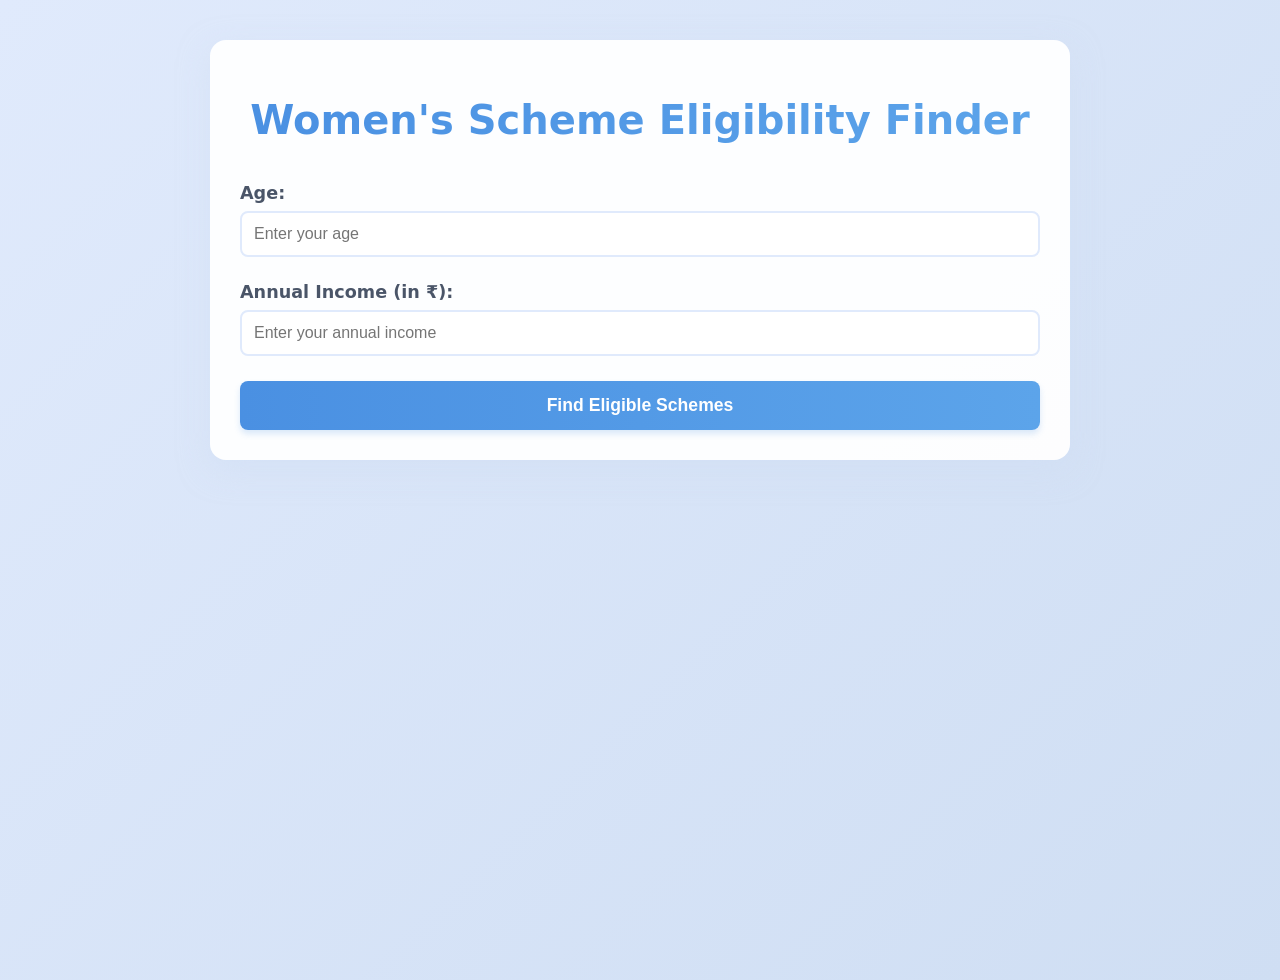
<file: scheme-finder.html>
<!DOCTYPE html>
<html lang="en">
  <head>
    <meta charset="UTF-8" />
    <meta name="viewport" content="width=device-width, initial-scale=1.0" />
    <title>Women's Scheme Eligibility Finder</title>
    <style>
      body {
        font-family: "Segoe UI", system-ui, -apple-system, sans-serif;
        margin: 0;
        min-height: 100vh;
        background: linear-gradient(135deg, #e0eafc 0%, #cfdef3 100%);
        padding: 40px 20px;
      }

      .container {
        max-width: 800px;
        margin: 0 auto;
        background-color: rgba(255, 255, 255, 0.95);
        padding: 30px;
        border-radius: 16px;
        box-shadow: 0 10px 30px rgba(207, 222, 243, 0.5);
      }

      h1 {
        color: #2d3748;
        text-align: center;
        margin-bottom: 40px;
        font-size: 2.5em;
        font-weight: 700;
        background: linear-gradient(120deg, #4a90e2, #5ca4ea);
        -webkit-background-clip: text;
        -webkit-text-fill-color: transparent;
      }

      .form-group {
        margin-bottom: 25px;
      }

      label {
        display: block;
        margin-bottom: 8px;
        font-weight: 600;
        color: #4a5568;
        font-size: 1.1em;
      }

      input {
        width: 100%;
        padding: 12px;
        border: 2px solid #e0eafc;
        border-radius: 8px;
        box-sizing: border-box;
        font-size: 1em;
        transition: all 0.3s ease;
        background-color: rgba(255, 255, 255, 0.9);
      }

      input:focus {
        outline: none;
        border-color: #4a90e2;
        box-shadow: 0 0 0 3px rgba(74, 144, 226, 0.2);
      }

      button {
        width: 100%;
        background: linear-gradient(to right, #4a90e2, #5ca4ea);
        color: white;
        padding: 14px 28px;
        border: none;
        border-radius: 8px;
        cursor: pointer;
        font-size: 1.1em;
        font-weight: 600;
        transition: transform 0.2s ease;
        box-shadow: 0 4px 6px rgba(74, 144, 226, 0.2);
      }

      button:hover {
        transform: translateY(-2px);
        box-shadow: 0 6px 8px rgba(74, 144, 226, 0.3);
      }

      button:active {
        transform: translateY(0);
      }

      .scheme-section {
        margin-top: 40px;
      }

      .scheme-section h2 {
        color: #2d3748;
        border-bottom: 3px solid #4a90e2;
        padding-bottom: 10px;
        margin-bottom: 20px;
        font-size: 1.8em;
      }

      .scheme {
        background-color: white;
        padding: 20px;
        margin: 15px 0;
        border-radius: 12px;
        border-left: 5px solid #4a90e2;
        box-shadow: 0 2px 5px rgba(0, 0, 0, 0.7); /* Mild box shadow */
        transition: all 0.3s ease;
      }
      .scheme:hover {
        transform: translateX(5px);
        background-color: #f8faff;
      }

      .scheme h3 {
        margin: 0 0 12px 0;
        color: #2d3748;
        font-size: 1.3em;
      }

      .scheme p {
        margin: 0;
        color: #4a5568;
        line-height: 1.6;
      }

      @media (max-width: 600px) {
        body {
          padding: 20px 10px;
        }

        .container {
          padding: 20px;
        }

        h1 {
          font-size: 2em;
        }
      }
    </style>
  </head>
  <body>
    <div class="container">
      <h1>Women's Scheme Eligibility Finder</h1>

      <div class="form-group">
        <label for="age">Age:</label>
        <input
          type="number"
          id="age"
          min="0"
          max="120"
          required
          placeholder="Enter your age"
        />
      </div>

      <div class="form-group">
        <label for="income">Annual Income (in ₹):</label>
        <input
          type="number"
          id="income"
          min="0"
          required
          placeholder="Enter your annual income"
        />
      </div>

      <button onclick="findEligibleSchemes()">Find Eligible Schemes</button>

      <div id="results"></div>
    </div>

    <script>
      const schemes = {
        age: [
          {
            name: "Rajiv Gandhi Scheme for Empowerment of Adolescent Girls (SABLA)",
            description: "Focuses on nutrition, health, and skill development.",
            minAge: 11,
            maxAge: 18,
          },
          {
            name: "National Scheme of Incentives to Girls for Secondary Education (NSIGSE)",
            description:
              "Promotes education for girls who belong to SC/ST communities.",
            minAge: 14,
            maxAge: 18,
          },
          {
            name: "Sukanya Samriddhi Yojana",
            description:
              "Savings scheme for the girl child's future education and marriage.",
            minAge: 0,
            maxAge: 10,
          },
          {
            name: "Pradhan Mantri Matru Vandana Yojana (PMMVY)",
            description:
              "Provides partial wage compensation for maternity benefits.",
            minAge: 19,
            maxAge: 50,
          },
          {
            name: "Kishori Shakti Yojana",
            description: "Focuses on holistic development of adolescent girls.",
            minAge: 11,
            maxAge: 18,
          },
        ],
        income: [
          {
            name: "Pradhan Mantri Jan Dhan Yojana (PMJDY)",
            description:
              "Offers zero-balance savings accounts with insurance and pension benefits.",
            maxIncome: 250000,
          },
          {
            name: "Mahila Shakti Kendra",
            description: "Supports women's empowerment in rural areas.",
            maxIncome: 300000,
          },
          {
            name: "National Rural Livelihoods Mission (NRLM)",
            description:
              "Promotes self-employment and organizing women into Self-Help Groups.",
            maxIncome: 250000,
          },
          {
            name: "Support to Training and Employment Program for Women (STEP)",
            description:
              "Provides skills training and employment opportunities.",
            maxIncome: 300000,
          },
          {
            name: "Working Women Hostel Scheme",
            description:
              "Provides affordable housing for working women in urban areas.",
            maxIncome: 500000,
          },
        ],
        noCriteria: [
          {
            name: "One Stop Centre Scheme (OSC)",
            description:
              "Supports women in distress with legal, medical, and counseling services.",
          },
          {
            name: "Mahila E-Haat",
            description: "Online marketing platform for women entrepreneurs.",
          },
          {
            name: "Women Helpline Scheme (181)",
            description:
              "24-hour emergency helpline for women facing violence or harassment.",
          },
          {
            name: "She-Box",
            description:
              "Online complaint management system for workplace sexual harassment.",
          },
          {
            name: "Digital Saksharta Abhiyan (DISHA)",
            description: "Provides digital literacy training for women.",
          },
          {
            name: "Stand-Up India Scheme",
            description: "Provides bank loans for setting up new enterprises.",
          },
        ],
      };

      function findEligibleSchemes() {
        const age = parseInt(document.getElementById("age").value);
        const income = parseInt(document.getElementById("income").value);

        if (isNaN(age) || isNaN(income)) {
          alert("Please enter valid age and income");
          return;
        }

        let html = "";

        // Age-based schemes
        const eligibleAgeSchemes = schemes.age.filter(
          (scheme) => age >= scheme.minAge && age <= scheme.maxAge
        );

        // Income-based schemes
        const eligibleIncomeSchemes = schemes.income.filter(
          (scheme) => income <= scheme.maxIncome
        );

        if (eligibleAgeSchemes.length > 0 || eligibleIncomeSchemes.length > 0) {
          html += '<div class="scheme-section"><h2>Eligible Schemes</h2>';

          eligibleAgeSchemes.forEach((scheme) => {
            html += createSchemeHTML(scheme);
          });

          eligibleIncomeSchemes.forEach((scheme) => {
            html += createSchemeHTML(scheme);
          });

          html += "</div>";
        }

        // Always show schemes with no criteria
        html +=
          '<div class="scheme-section"><h2>Universal Schemes (No Eligibility Criteria)</h2>';
        schemes.noCriteria.forEach((scheme) => {
          html += createSchemeHTML(scheme);
        });
        html += "</div>";

        document.getElementById("results").innerHTML = html;
      }

      function createSchemeHTML(scheme) {
        return `
          <div class="scheme">
            <h3>${scheme.name}</h3>
            <p>${scheme.description}</p>
          </div>
        `;
      }
    </script>
  </body>
</html>
</file>
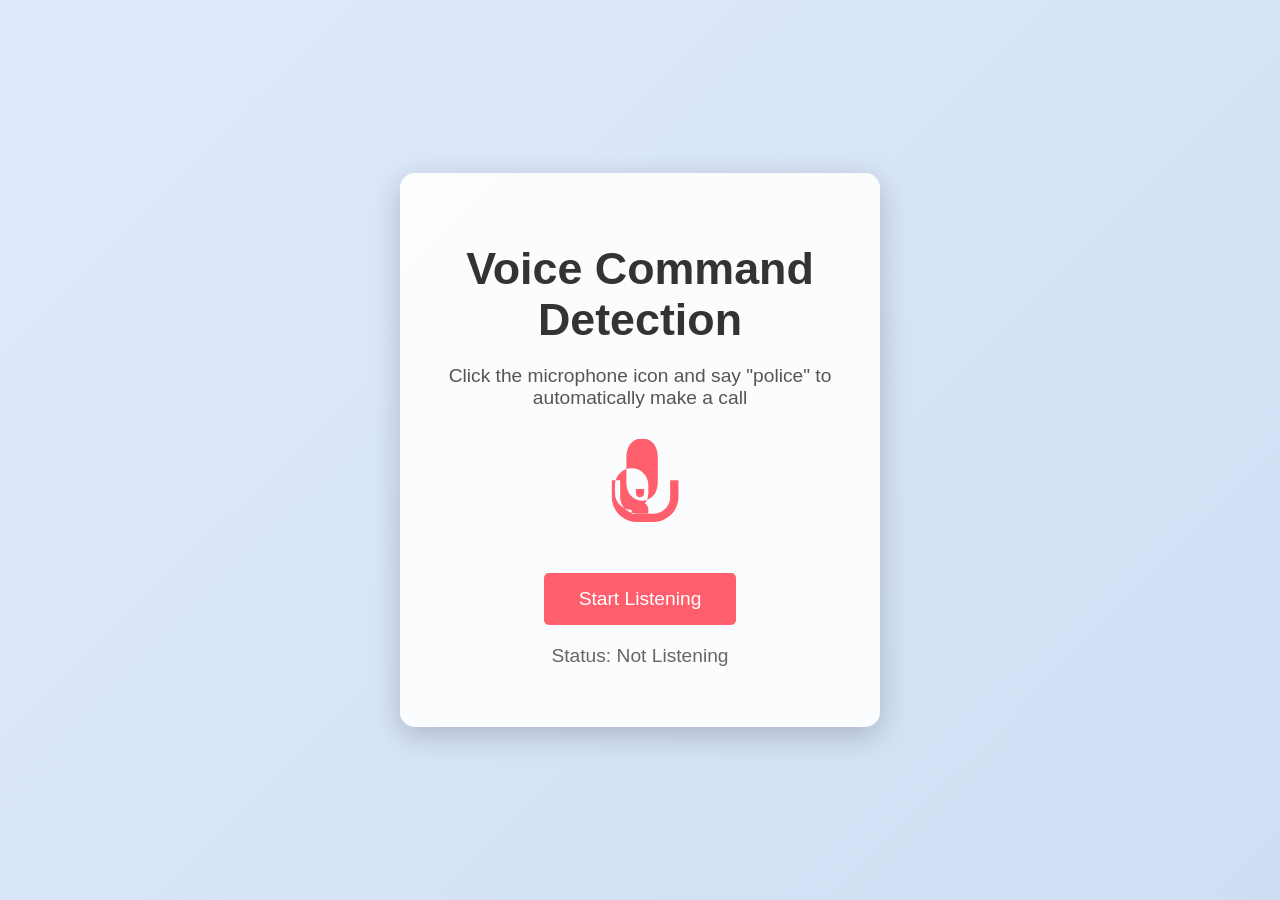
<file: voice.html>
<!DOCTYPE html>
<html lang="en">
  <head>
    <meta charset="UTF-8" />
    <meta name="viewport" content="width=device-width, initial-scale=1.0" />
    <title>Voice Command to Call Police</title>
    <link rel="stylesheet" href="voice.css" />
  </head>
  <body>
    <div class="container">
      <h1>Voice Command Detection</h1>
      <p id="description">
        Click the microphone icon and say "police" to automatically make a call
      </p>
      <div id="mic-container">
        <svg
          id="mic-icon"
          xmlns="http://www.w3.org/2000/svg"
          viewBox="0 0 24 24"
        >
          <path
            d="M12 15c1.104 0 2 .896 2 2v1h-4v-1c0-1.104.896-2 2-2zm2-2c0 2.209-1.791 4-4 4s-4-1.791-4-4v-2c0-2.209 1.791-4 4-4s4 1.791 4 4v2zm1.767-11.083c-.571-1.281-1.876-2.083-3.267-2.083-1.39 0-2.696.802-3.267 2.083-.329.745-.5 1.566-.5 2.416v6c0 .85.171 1.671.5 2.416.571 1.281 1.876 2.083 3.267 2.083 1.39 0 2.696-.802 3.267-2.083.329-.745.5-1.566.5-2.416v-6c0-.85-.171-1.671-.5-2.416zm-3.767 12.083c-.551 0-1-.448-1-1v-1h2v1c0 .552-.448 1-1 1zm9.233-4.083h-2v4c0 2.209-1.791 4-4 4h-4c-2.209 0-4-1.791-4-4v-4h-2v4c0 3.313 2.687 6 6 6h4c3.313 0 6-2.687 6-6v-4z"
          />
        </svg>
        <div id="repel-animation"></div>
      </div>
      <button id="start-button">Start Listening</button>
      <p id="status">Status: Not Listening</p>
    </div>

    <script src="voice.js"></script>
  </body>
</html>
</file>
<file: voice.css>
body {
  font-family: "Poppins", sans-serif;
  display: flex;
  justify-content: center;
  align-items: center;
  height: 100vh;
  margin: 0;
  background: linear-gradient(135deg, #e0eafc 0%, #cfdef3 100%);
}

.container {
  text-align: center;
  background: rgba(255, 255, 255, 0.9);
  padding: 40px;
  border-radius: 15px;
  box-shadow: 0 8px 30px rgba(0, 0, 0, 0.2);
  transition: transform 0.3s, box-shadow 0.3s;
  max-width: 400px;
  width: 90%;
}

.container:hover {
  transform: translateY(-5px);
  box-shadow: 0 10px 40px rgba(0, 0, 0, 0.3);
}

h1 {
  color: #333;
  font-size: 2.8em;
  margin-bottom: 10px;
}

#description {
  font-size: 1.2em;
  color: #555;
  margin-bottom: 30px;
}

#mic-container {
  position: relative;
  margin: 30px 0;
}

#mic-icon {
  width: 100px;
  height: 100px;
  fill: #ff5f6d;
  cursor: pointer;
  transition: transform 0.3s ease-in-out;
}

#mic-icon:hover {
  transform: scale(1.1);
}

#repel-animation {
  position: absolute;
  top: 50%;
  left: 50%;
  width: 140px;
  height: 140px;
  border-radius: 50%;
  background: rgba(255, 95, 95, 0.5);
  transform: translate(-50%, -50%);
  animation: repel 1.5s infinite;
  opacity: 0;
}

@keyframes repel {
  0% {
    transform: translate(-50%, -50%) scale(1);
    opacity: 1;
  }
  50% {
    transform: translate(-50%, -50%) scale(1.5);
    opacity: 0.5;
  }
  100% {
    transform: translate(-50%, -50%) scale(1);
    opacity: 0;
  }
}

button {
  padding: 15px 35px;
  font-size: 1.2em;
  cursor: pointer;
  background-color: #ff5f6d;
  color: white;
  border: none;
  border-radius: 5px;
  transition: background-color 0.3s, transform 0.3s;
  outline: none;
}

button:hover {
  background-color: #ff3f52;
  transform: scale(1.05);
}

p {
  font-size: 1.2em;
  color: #666;
  margin-top: 20px;
}

@media (max-width: 600px) {
  h1 {
    font-size: 2em;
  }
  button {
    font-size: 1em;
    padding: 12px 25px;
  }
}
</file>
